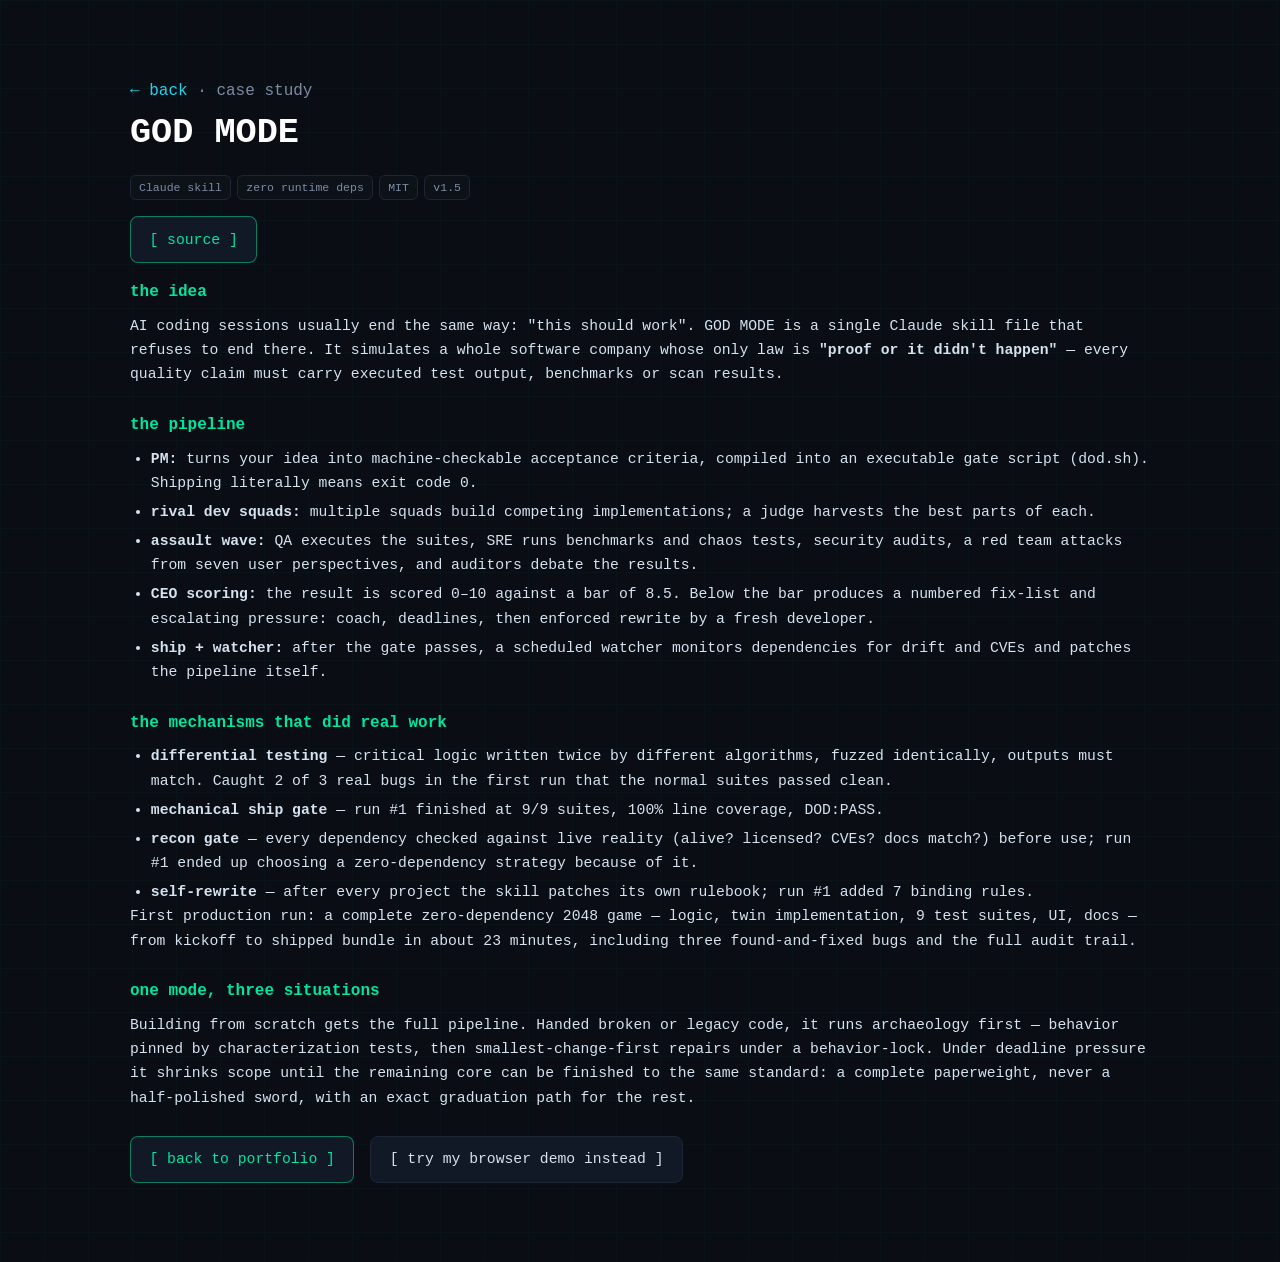
<file: godmode.html>
<!DOCTYPE html>
<html lang="en">
<head>
  <meta charset="UTF-8">
  <meta name="viewport" content="width=device-width, initial-scale=1.0">
  <title>GOD MODE — case study | Aman Elugam</title>
  <meta name="description" content="How GOD MODE works: acceptance criteria compiled to an executable gate, rival dev squads, red-team waves, and a ship decision made by tests, not vibes.">
  <link rel="icon" href="data:image/svg+xml,%3Csvg xmlns='http://www.w3.org/2000/svg' viewBox='0 0 64 64'%3E%3Crect width='64' height='64' rx='12' fill='%230a0e14'/%3E%3Ctext x='12' y='42' font-family='monospace' font-size='26' fill='%2300e5a0'%3E%26gt;_%3C/text%3E%3C/svg%3E">
  <link rel="stylesheet" href="styles.css?v=8">
  <link rel="stylesheet" href="case.css">
</head>
<body>
  <main class="section">
    <div class="case-head">
      <p class="dim"><a href="/">← back</a> · case study</p>
      <h1>GOD MODE</h1>
      <div class="tags"><span>Claude skill</span><span>zero runtime deps</span><span>MIT</span><span>v1.5</span></div>
      <div class="case-links">
        <a class="btn btn-primary" href="https://github.com/amanvicky/Skill-God-Mode" target="_blank" rel="noopener">[ source ]</a>
      </div>
    </div>

    <section class="case-section">
      <h2>the idea</h2>
      <p>AI coding sessions usually end the same way: "this should work". GOD MODE is a single Claude skill file that refuses to end there. It simulates a whole software company whose only law is <strong>"proof or it didn't happen"</strong> — every quality claim must carry executed test output, benchmarks or scan results.</p>
    </section>

    <section class="case-section">
      <h2>the pipeline</h2>
      <ul>
        <li><strong>PM:</strong> turns your idea into machine-checkable acceptance criteria, compiled into an executable gate script (<code>dod.sh</code>). Shipping literally means exit code 0.</li>
        <li><strong>rival dev squads:</strong> multiple squads build competing implementations; a judge harvests the best parts of each.</li>
        <li><strong>assault wave:</strong> QA executes the suites, SRE runs benchmarks and chaos tests, security audits, a red team attacks from seven user perspectives, and auditors debate the results.</li>
        <li><strong>CEO scoring:</strong> the result is scored 0–10 against a bar of 8.5. Below the bar produces a numbered fix-list and escalating pressure: coach, deadlines, then enforced rewrite by a fresh developer.</li>
        <li><strong>ship + watcher:</strong> after the gate passes, a scheduled watcher monitors dependencies for drift and CVEs and patches the pipeline itself.</li>
      </ul>
    </section>

    <section class="case-section">
      <h2>the mechanisms that did real work</h2>
      <ul>
        <li><strong>differential testing</strong> — critical logic written twice by different algorithms, fuzzed identically, outputs must match. Caught 2 of 3 real bugs in the first run that the normal suites passed clean.</li>
        <li><strong>mechanical ship gate</strong> — run #1 finished at 9/9 suites, 100% line coverage, DOD:PASS.</li>
        <li><strong>recon gate</strong> — every dependency checked against live reality (alive? licensed? CVEs? docs match?) before use; run #1 ended up choosing a zero-dependency strategy because of it.</li>
        <li><strong>self-rewrite</strong> — after every project the skill patches its own rulebook; run #1 added 7 binding rules.</li>
      </ul>
      <p>First production run: a complete zero-dependency 2048 game — logic, twin implementation, 9 test suites, UI, docs — from kickoff to shipped bundle in about 23 minutes, including three found-and-fixed bugs and the full audit trail.</p>
    </section>

    <section class="case-section">
      <h2>one mode, three situations</h2>
      <p>Building from scratch gets the full pipeline. Handed broken or legacy code, it runs archaeology first — behavior pinned by characterization tests, then smallest-change-first repairs under a behavior-lock. Under deadline pressure it shrinks scope until the remaining core can be finished to the same standard: a complete paperweight, never a half-polished sword, with an exact graduation path for the rest.</p>
    </section>

    <div class="back-row">
      <a class="btn btn-primary" href="/">[ back to portfolio ]</a>
      <a class="btn" href="https://amanvicky.github.io/openbroadcast-web/" target="_blank" rel="noopener">[ try my browser demo instead ]</a>
    </div>
  </main>
<script>try{var t=localStorage.getItem("theme");if(t&&t!=="terminal")document.body.dataset.theme=t}catch(e){}</script></body>
</html>
</file>
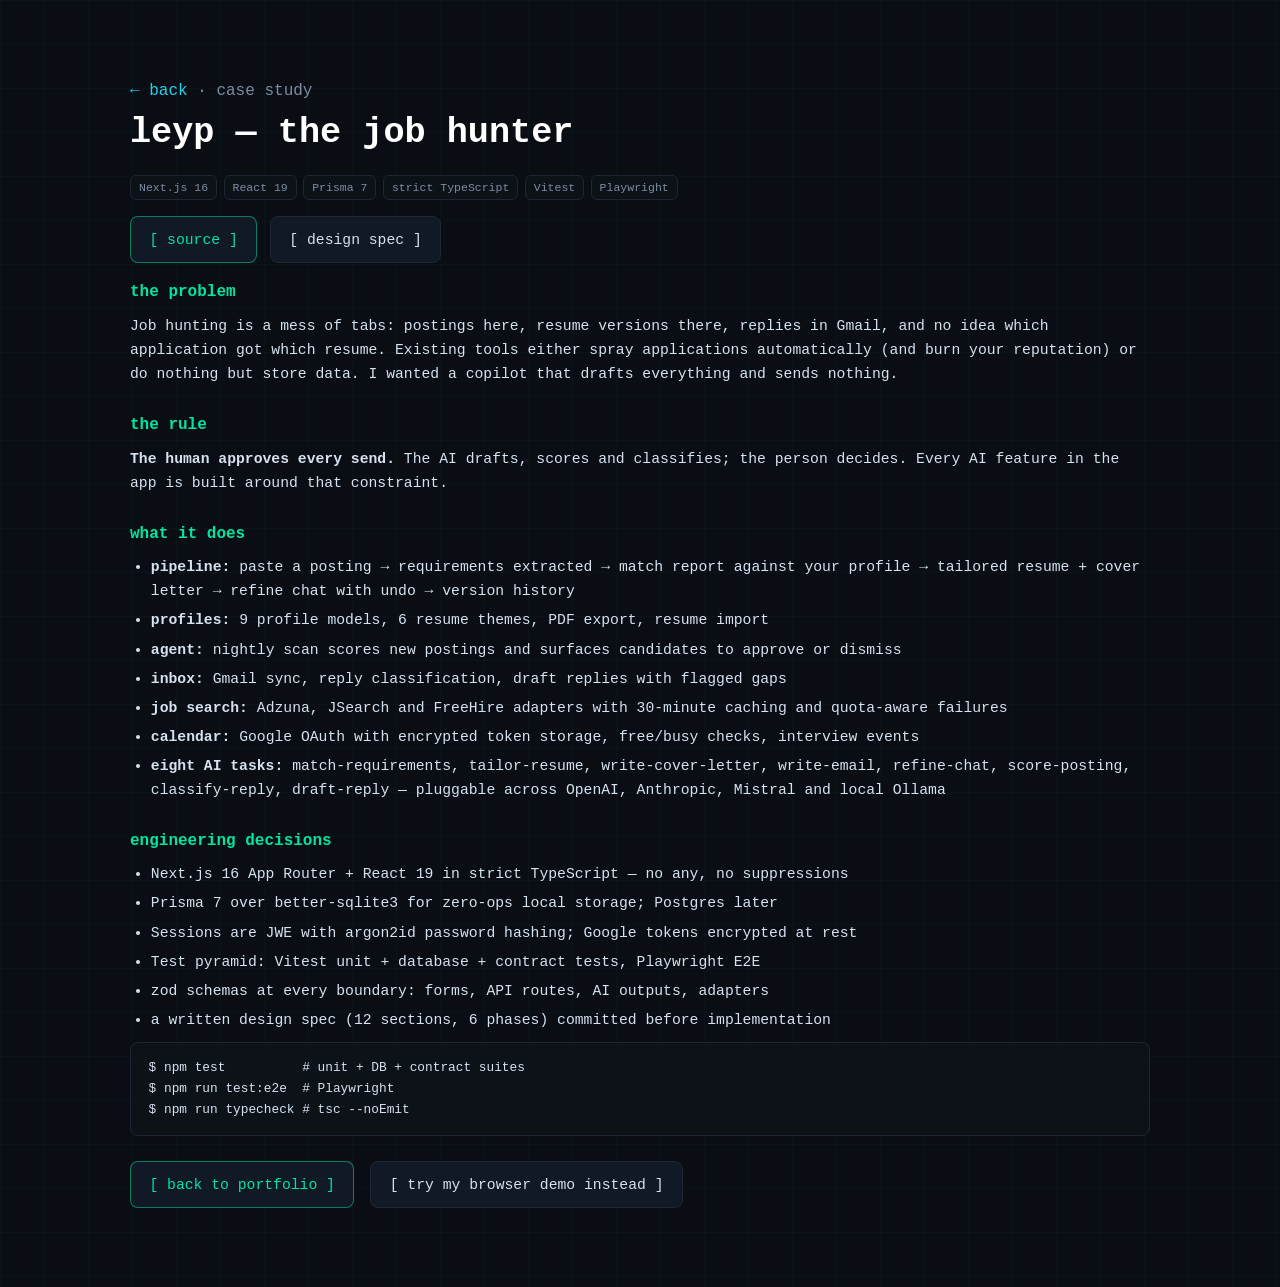
<file: leyp.html>
<!DOCTYPE html>
<html lang="en">
<head>
  <meta charset="UTF-8">
  <meta name="viewport" content="width=device-width, initial-scale=1.0">
  <title>leyp — case study | Aman Elugam</title>
  <meta name="description" content="How leyp works: a self-hosted job-hunt copilot with a 12-section design spec, contract tests, and a hard rule that nothing sends without human approval.">
  <link rel="icon" href="data:image/svg+xml,%3Csvg xmlns='http://www.w3.org/2000/svg' viewBox='0 0 64 64'%3E%3Crect width='64' height='64' rx='12' fill='%230a0e14'/%3E%3Ctext x='12' y='42' font-family='monospace' font-size='26' fill='%2300e5a0'%3E%26gt;_%3C/text%3E%3C/svg%3E">
  <link rel="stylesheet" href="styles.css?v=8">
  <link rel="stylesheet" href="case.css">
</head>
<body>
  <main class="section">
    <div class="case-head">
      <p class="dim"><a href="/">← back</a> · case study</p>
      <h1>leyp — the job hunter</h1>
      <div class="tags"><span>Next.js 16</span><span>React 19</span><span>Prisma 7</span><span>strict TypeScript</span><span>Vitest</span><span>Playwright</span></div>
      <div class="case-links">
        <a class="btn btn-primary" href="https://github.com/amanvicky/leyp" target="_blank" rel="noopener">[ source ]</a>
        <a class="btn" href="https://github.com/amanvicky/leyp/blob/main/docs/superpowers/specs/2026-11-02-leyp-design.md" target="_blank" rel="noopener">[ design spec ]</a>
      </div>
    </div>

    <section class="case-section">
      <h2>the problem</h2>
      <p>Job hunting is a mess of tabs: postings here, resume versions there, replies in Gmail, and no idea which application got which resume. Existing tools either spray applications automatically (and burn your reputation) or do nothing but store data. I wanted a copilot that drafts everything and sends nothing.</p>
    </section>

    <section class="case-section">
      <h2>the rule</h2>
      <p><strong>The human approves every send.</strong> The AI drafts, scores and classifies; the person decides. Every AI feature in the app is built around that constraint.</p>
    </section>

    <section class="case-section">
      <h2>what it does</h2>
      <ul>
        <li><strong>pipeline:</strong> paste a posting → requirements extracted → match report against your profile → tailored resume + cover letter → refine chat with undo → version history</li>
        <li><strong>profiles:</strong> 9 profile models, 6 resume themes, PDF export, resume import</li>
        <li><strong>agent:</strong> nightly scan scores new postings and surfaces candidates to approve or dismiss</li>
        <li><strong>inbox:</strong> Gmail sync, reply classification, draft replies with flagged gaps</li>
        <li><strong>job search:</strong> Adzuna, JSearch and FreeHire adapters with 30-minute caching and quota-aware failures</li>
        <li><strong>calendar:</strong> Google OAuth with encrypted token storage, free/busy checks, interview events</li>
        <li><strong>eight AI tasks:</strong> match-requirements, tailor-resume, write-cover-letter, write-email, refine-chat, score-posting, classify-reply, draft-reply — pluggable across OpenAI, Anthropic, Mistral and local Ollama</li>
      </ul>
    </section>

    <section class="case-section">
      <h2>engineering decisions</h2>
      <ul>
        <li>Next.js 16 App Router + React 19 in strict TypeScript — no <code>any</code>, no suppressions</li>
        <li>Prisma 7 over better-sqlite3 for zero-ops local storage; Postgres later</li>
        <li>Sessions are JWE with argon2id password hashing; Google tokens encrypted at rest</li>
        <li>Test pyramid: Vitest unit + database + contract tests, Playwright E2E</li>
        <li>zod schemas at every boundary: forms, API routes, AI outputs, adapters</li>
        <li>a written design spec (12 sections, 6 phases) committed before implementation</li>
      </ul>
      <pre>$ npm test          # unit + DB + contract suites
$ npm run test:e2e  # Playwright
$ npm run typecheck # tsc --noEmit</pre>
    </section>

    <div class="back-row">
      <a class="btn btn-primary" href="/">[ back to portfolio ]</a>
      <a class="btn" href="https://amanvicky.github.io/openbroadcast-web/" target="_blank" rel="noopener">[ try my browser demo instead ]</a>
    </div>
  </main>
<script>try{var t=localStorage.getItem("theme");if(t&&t!=="terminal")document.body.dataset.theme=t}catch(e){}</script></body>
</html>
</file>
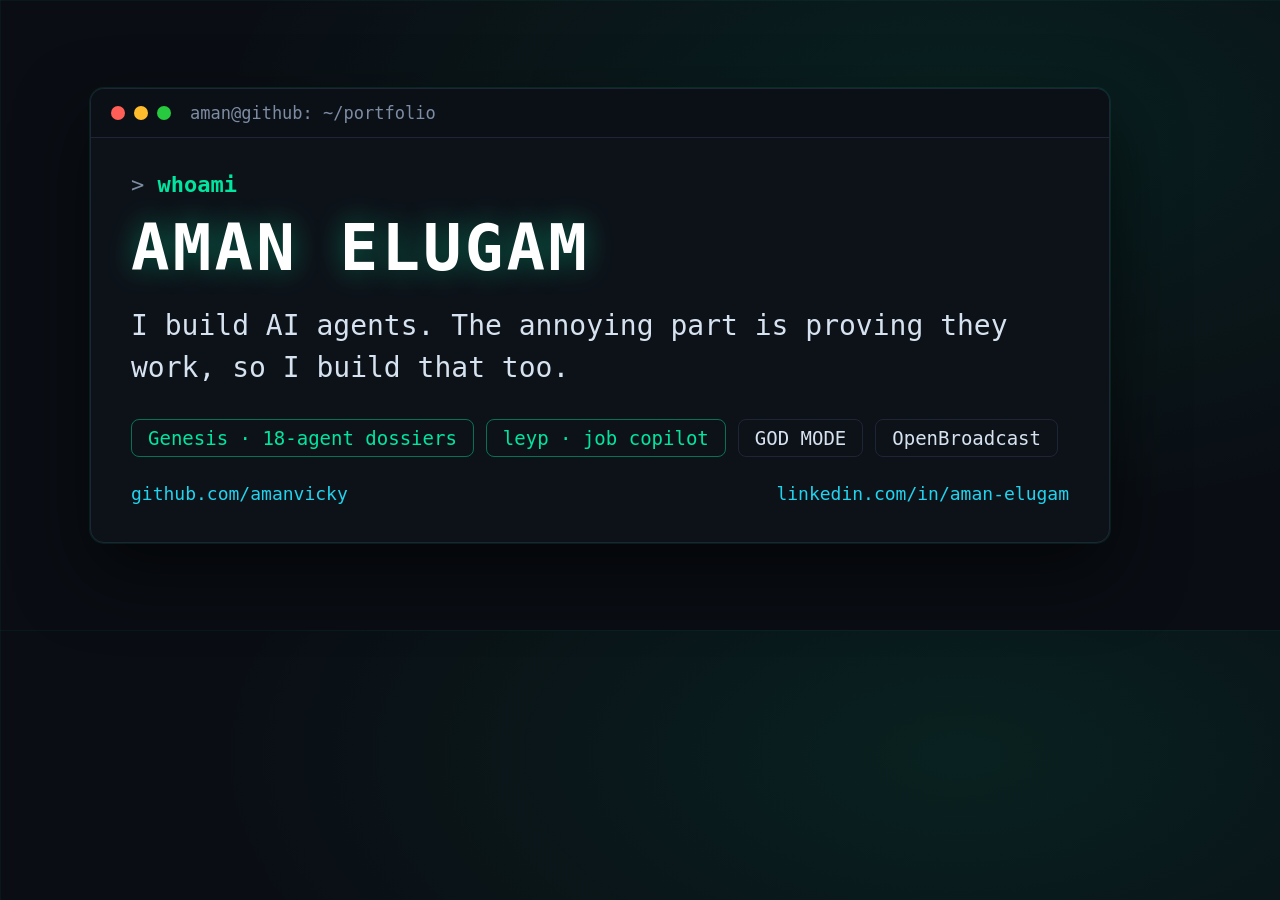
<file: og-image.html>
<!DOCTYPE html>
<html lang="en">
<head>
<meta charset="UTF-8">
<title>og-image source — render at exactly 1200x630</title>
<style>
  * { margin: 0; padding: 0; box-sizing: border-box; }
  body {
    width: 1200px; height: 630px; overflow: hidden;
    font-family: "Cascadia Code", "JetBrains Mono", Consolas, monospace;
    background:
      linear-gradient(rgba(0,229,160,0.05) 1px, transparent 1px),
      linear-gradient(90deg, rgba(0,229,160,0.05) 1px, transparent 1px),
      radial-gradient(ellipse at 75% 20%, rgba(0,229,160,0.09), transparent 55%),
      #0a0e14;
    color: #d6e2f0;
    display: grid;
    place-items: center;
  }
  .wrap { width: 1020px; }
  .terminal {
    background: #0d1219;
    border: 1px solid #1e2636;
    border-radius: 14px;
    box-shadow: 0 0 0 1px rgba(0,229,160,0.1), 0 30px 70px rgba(0,0,0,0.6);
    overflow: hidden;
  }
  .bar { display: flex; align-items: center; gap: 9px; padding: 14px 20px; background: #0b1017; border-bottom: 1px solid #1e2636; }
  .dot { width: 14px; height: 14px; border-radius: 50%; }
  .r { background: #ff5f56; } .y { background: #ffbd2e; } .g { background: #27c93f; }
  .title { margin-left: 10px; font-size: 17px; color: #7d8ca3; }
  .body { padding: 34px 40px 38px; }
  .cmd { font-size: 22px; color: #7d8ca3; }
  .cmd b { color: #00e5a0; font-weight: 600; }
  h1 { font-size: 64px; letter-spacing: 0.05em; color: #fff; margin: 14px 0 20px; text-shadow: 0 0 28px rgba(0,229,160,0.4); }
  .mission { font-size: 28px; line-height: 1.5; }
  .mission .hl { color: #00e5a0; }
  .mission .strike { color: #7d8ca3; text-decoration: line-through; text-decoration-color: #f87171; }
  .row { display: flex; gap: 12px; margin-top: 30px; font-size: 19px; }
  .chip { border: 1px solid rgba(0,229,160,0.45); color: #00e5a0; border-radius: 8px; padding: 7px 16px; }
  .chip.dim2 { border-color: #1e2636; color: #d6e2f0; }
  .handles { display: flex; justify-content: space-between; margin-top: 26px; font-size: 18px; color: #22d3ee; }
</style>
</head>
<body>
  <div class="wrap">
    <div class="terminal">
      <div class="bar">
        <span class="dot r"></span><span class="dot y"></span><span class="dot g"></span>
        <span class="title">aman@github: ~/portfolio</span>
      </div>
      <div class="body">
        <div class="cmd">&gt; <b>whoami</b></div>
        <h1>AMAN ELUGAM</h1>
        <div class="mission">I build AI agents. The annoying part is proving they work, so I build that too.</div>
        <div class="row">
          <span class="chip">Genesis · 18-agent dossiers</span>
          <span class="chip">leyp · job copilot</span>
          <span class="chip dim2">GOD MODE</span>
          <span class="chip dim2">OpenBroadcast</span>
        </div>
        <div class="handles">
          <span>github.com/amanvicky</span>
          <span>linkedin.com/in/aman-elugam</span>
        </div>
      </div>
    </div>
  </div>
</body>
</html>
</file>
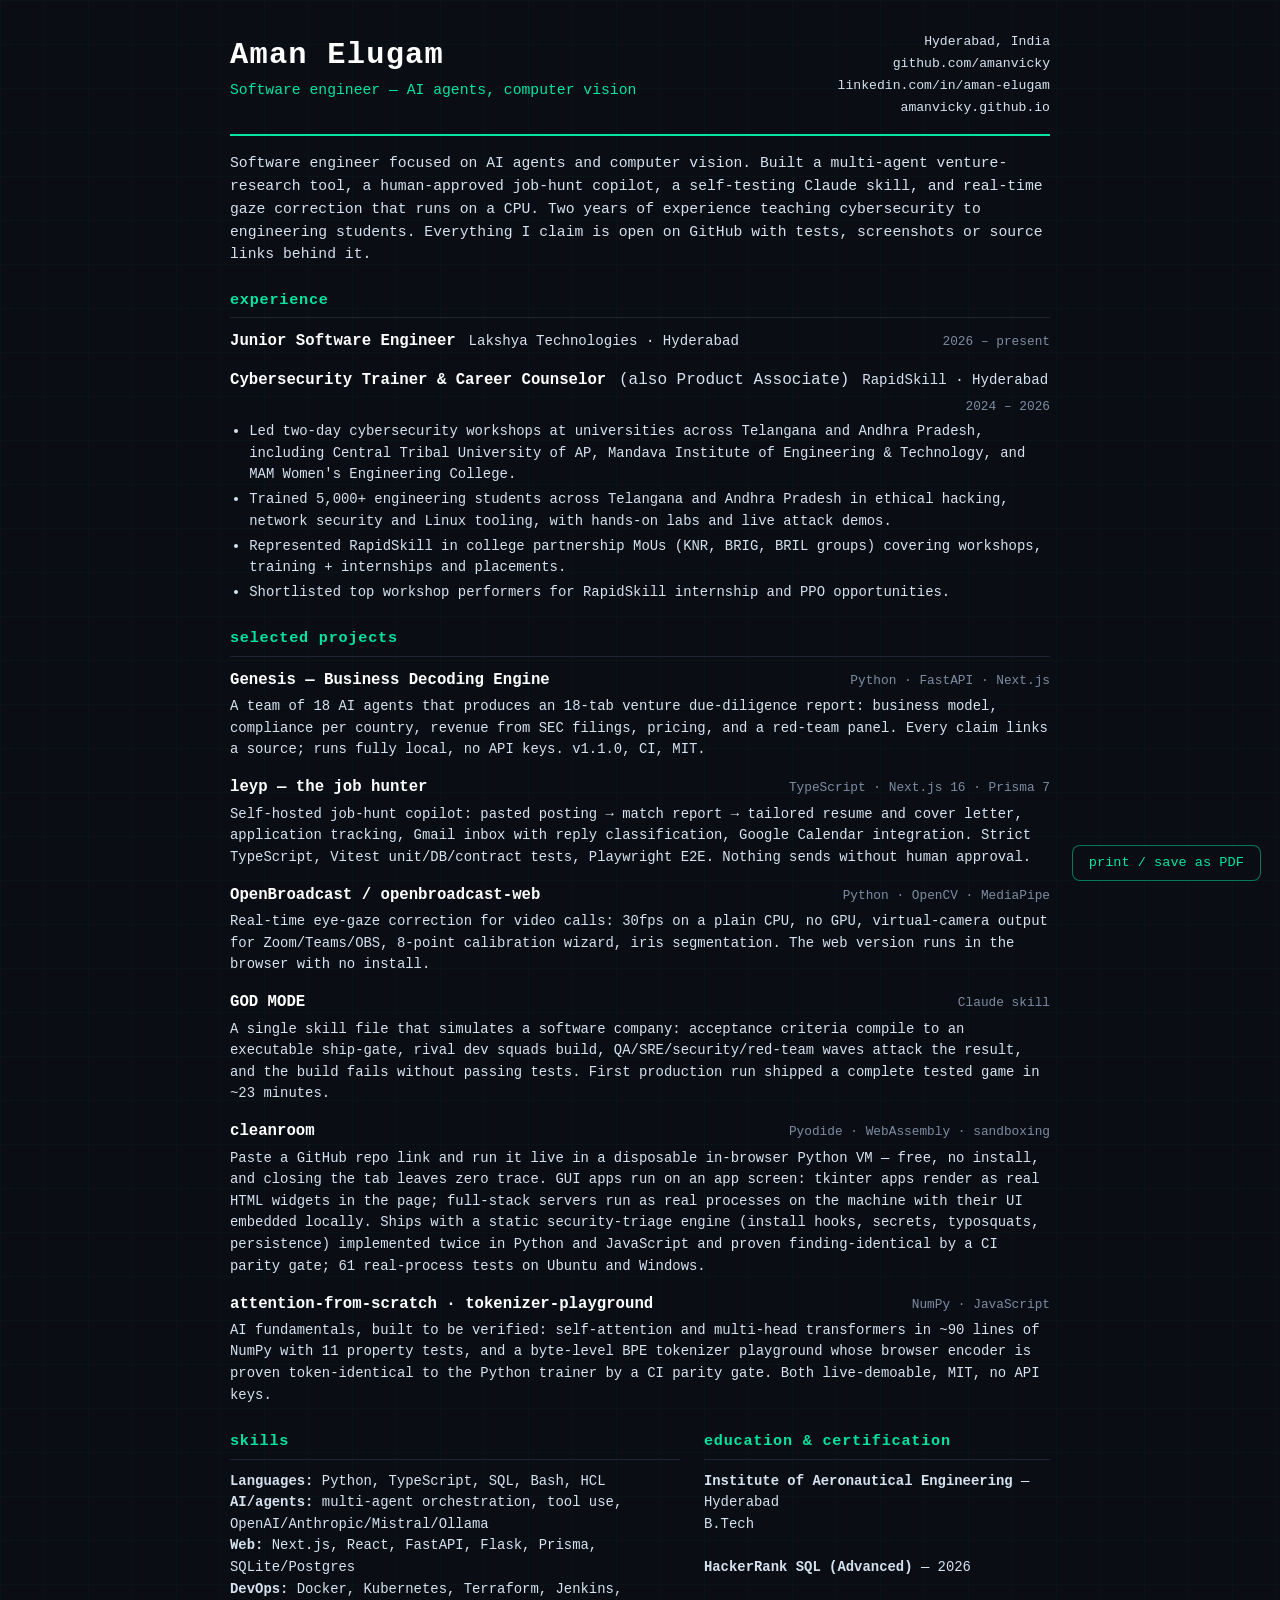
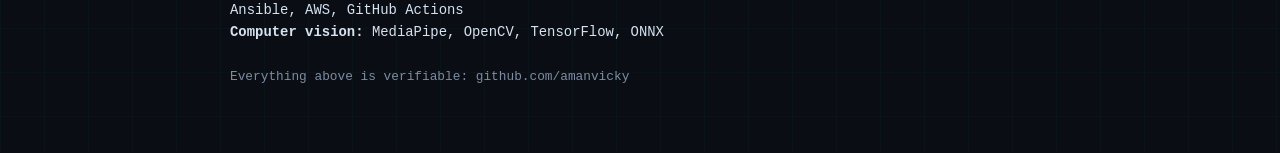
<file: resume.html>
<!DOCTYPE html>
<html lang="en">
<head>
  <meta charset="UTF-8">
  <meta name="viewport" content="width=device-width, initial-scale=1.0">
  <title>Resume — Aman Elugam</title>
  <meta name="robots" content="noindex">
  <meta name="theme-color" content="#0a0e14">
  <link rel="icon" href="data:image/svg+xml,%3Csvg xmlns='http://www.w3.org/2000/svg' viewBox='0 0 64 64'%3E%3Crect width='64' height='64' rx='12' fill='%230a0e14'/%3E%3Ctext x='12' y='42' font-family='monospace' font-size='26' fill='%2300e5a0'%3E%26gt;_%3C/text%3E%3C/svg%3E">
  <link rel="stylesheet" href="resume.css">
</head>
<body>
  <div class="sheet">
    <header class="r-head">
      <div>
        <h1>Aman Elugam</h1>
        <p class="role">Software engineer — AI agents, computer vision</p>
      </div>
      <div class="r-contact">
        <span>Hyderabad, India</span>
        <a href="https://github.com/amanvicky">github.com/amanvicky</a>
        <a href="https://www.linkedin.com/in/aman-elugam/">linkedin.com/in/aman-elugam</a>
        <a href="https://amanvicky.github.io/">amanvicky.github.io</a>
      </div>
    </header>

    <p class="summary">Software engineer focused on AI agents and computer vision. Built a multi-agent venture-research tool, a human-approved job-hunt copilot, a self-testing Claude skill, and real-time gaze correction that runs on a CPU. Two years of experience teaching cybersecurity to engineering students. Everything I claim is open on GitHub with tests, screenshots or source links behind it.</p>

    <section>
      <h2>Experience</h2>
      <div class="job">
        <div class="job-head">
          <strong>Junior Software Engineer</strong>
          <span class="where">Lakshya Technologies · Hyderabad</span>
          <span class="when">2026 – present</span>
        </div>
      </div>
      <div class="job">
        <div class="job-head">
          <strong>Cybersecurity Trainer &amp; Career Counselor</strong> (also Product Associate)
          <span class="where">RapidSkill · Hyderabad</span>
          <span class="when">2024 – 2026</span>
        </div>
        <ul>
          <li>Led two-day cybersecurity workshops at universities across Telangana and Andhra Pradesh, including Central Tribal University of AP, Mandava Institute of Engineering &amp; Technology, and MAM Women's Engineering College.</li>
          <li>Trained 5,000+ engineering students across Telangana and Andhra Pradesh in ethical hacking, network security and Linux tooling, with hands-on labs and live attack demos.</li>
          <li>Represented RapidSkill in college partnership MoUs (KNR, BRIG, BRIL groups) covering workshops, training + internships and placements.</li>
          <li>Shortlisted top workshop performers for RapidSkill internship and PPO opportunities.</li>
        </ul>
      </div>
    </section>

    <section>
      <h2>Selected projects</h2>
      <div class="job">
        <div class="job-head"><strong><a href="https://github.com/amanvicky/Genesis-Business-Decoding-Engine">Genesis — Business Decoding Engine</a></strong><span class="when">Python · FastAPI · Next.js</span></div>
        <p>A team of 18 AI agents that produces an 18-tab venture due-diligence report: business model, compliance per country, revenue from SEC filings, pricing, and a red-team panel. Every claim links a source; runs fully local, no API keys. v1.1.0, CI, MIT.</p>
      </div>
      <div class="job">
        <div class="job-head"><strong><a href="https://github.com/amanvicky/leyp">leyp — the job hunter</a></strong><span class="when">TypeScript · Next.js 16 · Prisma 7</span></div>
        <p>Self-hosted job-hunt copilot: pasted posting → match report → tailored resume and cover letter, application tracking, Gmail inbox with reply classification, Google Calendar integration. Strict TypeScript, Vitest unit/DB/contract tests, Playwright E2E. Nothing sends without human approval.</p>
      </div>
      <div class="job">
        <div class="job-head"><strong><a href="https://github.com/amanvicky/Open-Broadcast">OpenBroadcast</a> / <a href="https://amanvicky.github.io/openbroadcast-web/">openbroadcast-web</a></strong><span class="when">Python · OpenCV · MediaPipe</span></div>
        <p>Real-time eye-gaze correction for video calls: 30fps on a plain CPU, no GPU, virtual-camera output for Zoom/Teams/OBS, 8-point calibration wizard, iris segmentation. The web version runs in the browser with no install.</p>
      </div>
      <div class="job">
        <div class="job-head"><strong><a href="https://github.com/amanvicky/Skill-God-Mode">GOD MODE</a></strong><span class="when">Claude skill</span></div>
        <p>A single skill file that simulates a software company: acceptance criteria compile to an executable ship-gate, rival dev squads build, QA/SRE/security/red-team waves attack the result, and the build fails without passing tests. First production run shipped a complete tested game in ~23 minutes.</p>
      </div>
      <div class="job">
        <div class="job-head"><strong><a href="https://github.com/amanvicky/cleanroom">cleanroom</a></strong><span class="when">Pyodide · WebAssembly · sandboxing</span></div>
        <p>Paste a GitHub repo link and run it live in a disposable in-browser Python VM — free, no install, and closing the tab leaves zero trace. GUI apps run on an app screen: tkinter apps render as real HTML widgets in the page; full-stack servers run as real processes on the machine with their UI embedded locally. Ships with a static security-triage engine (install hooks, secrets, typosquats, persistence) implemented twice in Python and JavaScript and proven finding-identical by a CI parity gate; 61 real-process tests on Ubuntu and Windows.</p>
      </div>
      <div class="job">
        <div class="job-head"><strong><a href="https://github.com/amanvicky/attention-from-scratch">attention-from-scratch</a> · <a href="https://github.com/amanvicky/tokenizer-playground">tokenizer-playground</a></strong><span class="when">NumPy · JavaScript</span></div>
        <p>AI fundamentals, built to be verified: self-attention and multi-head transformers in ~90 lines of NumPy with 11 property tests, and a byte-level BPE tokenizer playground whose browser encoder is proven token-identical to the Python trainer by a CI parity gate. Both live-demoable, MIT, no API keys.</p>
      </div>
    </section>

    <section class="two-col">
      <div>
        <h2>Skills</h2>
        <p class="compact"><strong>Languages:</strong> Python, TypeScript, SQL, Bash, HCL<br>
        <strong>AI/agents:</strong> multi-agent orchestration, tool use, OpenAI/Anthropic/Mistral/Ollama<br>
        <strong>Web:</strong> Next.js, React, FastAPI, Flask, Prisma, SQLite/Postgres<br>
        <strong>DevOps:</strong> Docker, Kubernetes, Terraform, Jenkins, Ansible, AWS, GitHub Actions<br>
        <strong>Computer vision:</strong> MediaPipe, OpenCV, TensorFlow, ONNX</p>
      </div>
      <div>
        <h2>Education &amp; certification</h2>
        <p class="compact"><strong>Institute of Aeronautical Engineering</strong> — Hyderabad<br>
        B.Tech<br><br>
        <strong>HackerRank SQL (Advanced)</strong> — 2026</p>
      </div>
    </section>

    <p class="proof">Everything above is verifiable: github.com/amanvicky</p>
  </div>

  <button class="print-btn" onclick="window.print()">print / save as PDF</button>
</body>
</html>
</file>
<file: styles.css>
/* ── amanvicky.github.io — dark terminal ─────────────────────────── */
:root {
  --bg: #0a0e14;
  --bg-2: #0d1219;
  --panel: #111826;
  --border: #1e2636;
  --text: #d6e2f0;
  --muted: #7d8ca3;
  --green: #00e5a0;
  --cyan: #22d3ee;
  --amber: #fbbf24;
  --red: #f87171;
  --mono: "Cascadia Code", "JetBrains Mono", "Fira Code", ui-monospace, Consolas, "Courier New", monospace;
  --glow: 0, 229, 160;
  --bar: #0b1017;
  --nav-bg: rgba(10, 14, 20, 0.82);
  --heading: #fff;
}

/* ── themes (data-theme on <body>; terminal is the default) ─────── */
body[data-theme="paper"] {
  --bg: #f6f7f9;
  --bg-2: #ffffff;
  --panel: #ffffff;
  --border: #dfe3ea;
  --text: #16202c;
  --muted: #5a6a80;
  --green: #0a9d6e;
  --cyan: #0e7490;
  --amber: #b45309;
  --red: #dc2626;
  --glow: 10, 157, 110;
  --bar: #eceff3;
  --nav-bg: rgba(255, 255, 255, 0.85);
  --heading: #0d1420;
}
body[data-theme="synth"] {
  --bg: #0b0616;
  --bg-2: #120821;
  --panel: #150b26;
  --border: #2c1d4a;
  --text: #e6dcff;
  --muted: #9a8cc0;
  --green: #c084fc;
  --cyan: #f0abfc;
  --amber: #fbbf24;
  --red: #fb7185;
  --glow: 192, 132, 252;
  --bar: #12081f;
  --nav-bg: rgba(11, 6, 22, 0.82);
  --heading: #ffffff;
}
body[data-theme="ocean"] {
  --bg: #06101c;
  --bg-2: #0a1626;
  --panel: #0c1a2b;
  --border: #1c3350;
  --text: #d5e6f5;
  --muted: #7c93ad;
  --green: #38bdf8;
  --cyan: #22d3ee;
  --amber: #fbbf24;
  --red: #f87171;
  --glow: 56, 189, 248;
  --bar: #081422;
  --nav-bg: rgba(6, 16, 28, 0.82);
  --heading: #ffffff;
}
body[data-theme="ember"] {
  --bg: #120d0a;
  --bg-2: #1a130d;
  --panel: #1d1510;
  --border: #3a2b1d;
  --text: #f0e4d6;
  --muted: #a8977f;
  --green: #f59e0b;
  --cyan: #fb923c;
  --amber: #fbbf24;
  --red: #f87171;
  --glow: 245, 158, 11;
  --bar: #171009;
  --nav-bg: rgba(18, 13, 10, 0.82);
  --heading: #fff7ed;
}
body[data-theme="rose"] {
  --bg: #140a10;
  --bg-2: #1c0f18;
  --panel: #20121c;
  --border: #3d2334;
  --text: #f5e0eb;
  --muted: #b58aa0;
  --green: #fb7185;
  --cyan: #f9a8d4;
  --amber: #fbbf24;
  --red: #f87171;
  --glow: 251, 113, 133;
  --bar: #1a0d16;
  --nav-bg: rgba(20, 10, 16, 0.82);
  --heading: #fff0f6;
}
body[data-theme="mono"] {
  --bg: #0e0e0e;
  --bg-2: #141414;
  --panel: #191919;
  --border: #2a2a2a;
  --text: #e8e8e8;
  --muted: #8f8f8f;
  --green: #ffffff;
  --cyan: #d4d4d4;
  --amber: #bdbdbd;
  --red: #ff6b6b;
  --glow: 255, 255, 255;
  --bar: #0a0a0a;
  --nav-bg: rgba(14, 14, 14, 0.85);
  --heading: #ffffff;
}
body[data-theme="midnight"] {
  --bg: #070b16;
  --bg-2: #0a1020;
  --panel: #0e1528;
  --border: #1f2c4e;
  --text: #dae1f2;
  --muted: #8494b5;
  --green: #fcd34d;
  --cyan: #93c5fd;
  --amber: #fbbf24;
  --red: #f87171;
  --glow: 252, 211, 77;
  --bar: #080d19;
  --nav-bg: rgba(7, 11, 22, 0.82);
  --heading: #fdf3d7;
}
body[data-theme="solar"] {
  --bg: #fdf6e3;
  --bg-2: #fffdf4;
  --panel: #fffaec;
  --border: #e5dcc0;
  --text: #41504f;
  --muted: #83938f;
  --green: #cb4b16;
  --cyan: #268bd2;
  --amber: #b58900;
  --red: #dc322f;
  --glow: 203, 75, 22;
  --bar: #f2ecd7;
  --nav-bg: rgba(253, 246, 227, 0.85);
  --heading: #073642;
}

* { box-sizing: border-box; margin: 0; padding: 0; }

html { scroll-behavior: smooth; }

body {
  font-family: var(--mono);
  background:
    linear-gradient(rgba(var(--glow), 0.025) 1px, transparent 1px),
    linear-gradient(90deg, rgba(var(--glow), 0.025) 1px, transparent 1px),
    var(--bg);
  background-size: 44px 44px, 44px 44px, auto;
  color: var(--text);
  line-height: 1.65;
  -webkit-font-smoothing: antialiased;
}

::selection { background: var(--green); color: #04110b; }

a { color: var(--cyan); text-decoration: none; }
a:hover { text-decoration: underline; text-underline-offset: 3px; }

.dim { color: var(--muted); }
.prompt { color: var(--green); }
.hl { color: var(--green); }
.strike { color: var(--muted); text-decoration: line-through; text-decoration-color: var(--red); }

/* ── nav ─────────────────────────────────────────────────────────── */
.nav {
  position: fixed; inset: 0 0 auto 0; z-index: 50;
  display: flex; align-items: center; justify-content: space-between;
  padding: 0.7rem clamp(1rem, 4vw, 2.5rem);
  background: var(--nav-bg);
  backdrop-filter: blur(10px);
  border-bottom: 1px solid var(--border);
}
.nav-logo { color: var(--text); font-weight: 600; white-space: nowrap; }
.nav-logo:hover { text-decoration: none; color: var(--green); }
.nav-links { display: flex; align-items: center; gap: clamp(0.6rem, 2vw, 1.4rem); font-size: 0.9rem; }
.nav-links > a:not(.nav-icon) { color: var(--text); }
.nav-links > a:not(.nav-icon):hover { color: var(--green); text-decoration: none; }
.nav-icon { color: var(--muted); display: inline-flex; padding: 4px; }
.nav-icon:hover { color: var(--green); }
.nav-links > a.active:not(.nav-icon) { color: var(--green); }
.nav-links > a.active::after {
  content: "";
  display: block;
  height: 2px;
  margin-top: 2px;
  background: var(--green);
  border-radius: 2px;
  box-shadow: 0 0 8px rgba(var(--glow), 0.6);
}

/* ── hero ────────────────────────────────────────────────────────── */
.hero { padding: clamp(6rem, 14vh, 9rem) 1.25rem 3.5rem; max-width: 920px; margin: 0 auto; text-align: center; }

.terminal {
  text-align: left;
  background: var(--bg-2);
  border: 1px solid var(--border);
  border-radius: 12px;
  box-shadow: 0 0 0 1px rgba(var(--glow), 0.06), 0 24px 60px rgba(0, 0, 0, 0.55);
  overflow: hidden;
}
.terminal-bar {
  display: flex; align-items: center; gap: 8px;
  padding: 0.65rem 1rem;
  background: var(--bar);
  border-bottom: 1px solid var(--border);
}
.dot { width: 12px; height: 12px; border-radius: 50%; display: inline-block; }
.dot-r { background: #ff5f56; } .dot-y { background: #ffbd2e; } .dot-g { background: #27c93f; }
.terminal-title { margin-left: 10px; font-size: 0.8rem; color: var(--muted); }
.terminal-body { padding: clamp(1.2rem, 3.5vw, 2rem); display: grid; gap: 0.45rem; font-size: clamp(0.85rem, 2.2vw, 1rem); }

.hero-name {
  font-size: clamp(1.7rem, 6vw, 2.9rem);
  letter-spacing: 0.06em;
  color: var(--heading);
  text-shadow: 0 0 24px rgba(var(--glow), 0.35);
  margin: 0.2rem 0 0.5rem;
}
.hero-mission { font-size: clamp(1rem, 3vw, 1.25rem); color: var(--text); }
.typed { color: var(--amber); }
.cursor { color: var(--green); animation: blink 1.05s steps(1) infinite; }
@keyframes blink { 50% { opacity: 0; } }

.hero-cta { display: flex; flex-wrap: wrap; gap: 0.8rem; justify-content: center; margin-top: 2rem; }
.hero-note { margin-top: 1.4rem; font-size: 0.82rem; }

/* ── boot sequence ───────────────────────────────────────────────── */
.boot-block { transition: opacity 0.4s ease, transform 0.4s ease; }
.boot-hide { opacity: 0; transform: translateY(8px); }
.boot-on { opacity: 1 !important; transform: none !important; }

/* ── live stats strip ────────────────────────────────────────────── */
.stats {
  display: grid;
  grid-template-columns: repeat(4, 1fr);
  gap: 1px;
  margin-top: 2.2rem;
  background: var(--border);
  border: 1px solid var(--border);
  border-radius: 12px;
  overflow: hidden;
}
.stat {
  background: var(--bg-2);
  padding: 0.9rem 0.6rem;
  display: grid;
  gap: 0.15rem;
  justify-items: center;
}
.stat-num {
  font-size: clamp(1.3rem, 4vw, 1.9rem);
  font-weight: 700;
  color: var(--green);
  text-shadow: 0 0 18px rgba(var(--glow), 0.35);
  font-variant-numeric: tabular-nums;
}
.stat-label { font-size: 0.74rem; color: var(--muted); letter-spacing: 0.04em; }

.btn {
  display: inline-block;
  padding: 0.65rem 1.15rem;
  border: 1px solid var(--border);
  border-radius: 8px;
  background: var(--panel);
  color: var(--text);
  font-family: var(--mono);
  font-size: 0.92rem;
  transition: transform 0.15s ease, border-color 0.15s ease, box-shadow 0.15s ease;
}
.btn:hover { text-decoration: none; transform: translateY(-2px); border-color: var(--green); box-shadow: 0 6px 22px rgba(var(--glow), 0.15); }
.btn-primary { border-color: rgba(var(--glow), 0.5); color: var(--green); }

/* ── sections ────────────────────────────────────────────────────── */
.section { max-width: 1060px; margin: 0 auto; padding: clamp(2.2rem, 6vh, 3.5rem) 1.25rem; }
.section-title { font-size: clamp(1.15rem, 3vw, 1.5rem); margin-bottom: 1.6rem; letter-spacing: 0.03em; }

/* ── project cards ───────────────────────────────────────────────── */
.grid { display: grid; grid-template-columns: repeat(2, 1fr); gap: 1.1rem; }

.card {
  display: flex; flex-direction: column; gap: 0.7rem;
  background: var(--panel);
  border: 1px solid var(--border);
  border-radius: 10px;
  padding: 1.3rem 1.4rem;
  transition: transform 0.18s ease, border-color 0.18s ease, box-shadow 0.18s ease;
}
.card:hover {
  transform: translateY(-3px);
  border-color: rgba(var(--glow), 0.55);
  box-shadow: 0 10px 34px rgba(var(--glow), 0.09);
}

.card-head { display: flex; align-items: center; justify-content: space-between; gap: 0.6rem; }
.card h3 { font-size: 1.08rem; color: var(--heading); }
.badge {
  font-size: 0.68rem; font-weight: 400; vertical-align: middle;
  color: var(--green); border: 1px solid rgba(var(--glow), 0.45);
  border-radius: 99px; padding: 1px 9px; margin-left: 6px;
}
.stars { color: var(--amber); font-size: 0.82rem; white-space: nowrap; }
.stars:empty { display: none; }

.card-desc { font-size: 0.9rem; color: var(--text); flex-grow: 1; }
.card-desc strong { color: var(--cyan); font-weight: 600; }

.tags { display: flex; flex-wrap: wrap; gap: 0.4rem; }
.tags span {
  font-size: 0.72rem; color: var(--muted);
  border: 1px solid var(--border); border-radius: 6px;
  padding: 2px 8px; background: var(--bg-2);
}
.card-link { font-size: 0.86rem; color: var(--green); }

/* card thumbnail (only where a real screenshot exists) */
.card-thumb {
  width: 100%;
  border-radius: 8px;
  border: 1px solid var(--border);
  display: block;
  margin-bottom: 0.4rem;
  aspect-ratio: 1200 / 630;
  object-fit: cover;
  object-position: top;
}

/* under-the-hood diagrams */
details.arch { margin: 0.2rem 0 0.3rem; }
details.arch summary {
  cursor: pointer;
  color: var(--muted);
  font-size: 0.8rem;
  user-select: none;
}
details.arch summary:hover { color: var(--green); }
details.arch pre {
  margin-top: 0.55rem;
  padding: 0.8rem 1rem;
  background: var(--bg-2);
  border: 1px solid var(--border);
  border-radius: 8px;
  font-size: 0.76rem;
  line-height: 1.55;
  color: var(--text);
  overflow-x: auto;
}

/* wide flagship card */
.card-wide {
  display: grid; grid-template-columns: 1.15fr 1fr; gap: 1.5rem; align-items: center;
  margin-bottom: 1.1rem;
  border-color: rgba(var(--glow), 0.28);
  background: linear-gradient(135deg, rgba(var(--glow), 0.05), transparent 55%), var(--panel);
}
.card-wide:hover { border-color: rgba(var(--glow), 0.6); }
.card-wide-media img {
  width: 100%; border-radius: 8px; border: 1px solid var(--border);
  display: block; background: #000;
}

/* ── also shipped ────────────────────────────────────────────────── */
.also { display: grid; grid-template-columns: repeat(2, 1fr); gap: 0.55rem 1.6rem; font-size: 0.88rem; }
.also a { color: var(--text); padding: 0.35rem 0; border-bottom: 1px dashed transparent; }
.also a:hover { color: var(--green); text-decoration: none; border-bottom-color: rgba(var(--glow), 0.4); }
.also .dim { font-size: 0.8rem; }

/* ── stack ───────────────────────────────────────────────────────── */
.stack { display: grid; gap: 0.85rem; }
.stack-row { display: grid; grid-template-columns: 170px 1fr; gap: 0.8rem; align-items: start; }
.stack-key { color: var(--green); font-size: 0.88rem; padding-top: 5px; }
.chips { display: flex; flex-wrap: wrap; gap: 0.45rem; }
.chips span {
  font-size: 0.8rem; color: var(--text);
  background: var(--bg-2); border: 1px solid var(--border);
  border-radius: 99px; padding: 3px 12px;
}

/* ── about / contact ─────────────────────────────────────────────── */
.about { display: grid; gap: 0.9rem; max-width: 780px; font-size: 0.95rem; }
.about .hl { font-weight: 600; }

/* ── journey timeline ────────────────────────────────────────────── */
.timeline {
  list-style: none;
  max-width: 780px;
  display: grid;
  gap: 1.15rem;
  position: relative;
  padding-left: 1.4rem;
}
.timeline::before {
  content: "";
  position: absolute;
  left: 5px;
  top: 8px;
  bottom: 8px;
  width: 2px;
  background: linear-gradient(var(--green), rgba(var(--glow), 0.08));
}
.timeline li { position: relative; }
.timeline li::before {
  content: "";
  position: absolute;
  left: calc(-1.4rem + 1px);
  top: 8px;
  width: 12px;
  height: 12px;
  border-radius: 50%;
  background: var(--bg);
  border: 2px solid var(--green);
  box-shadow: 0 0 10px rgba(var(--glow), 0.5);
}
.tl-year {
  display: inline-block;
  color: var(--green);
  font-size: 0.85rem;
  font-weight: 700;
  margin-bottom: 0.2rem;
}
.tl-body { font-size: 0.93rem; }
.tl-body strong { color: var(--cyan); }

/* ── back to top ─────────────────────────────────────────────────── */
.back-top {
  position: fixed;
  right: 1.2rem;
  bottom: 1.2rem;
  z-index: 60;
  width: 44px;
  height: 44px;
  border-radius: 10px;
  border: 1px solid rgba(var(--glow), 0.5);
  background: var(--nav-bg);
  color: var(--green);
  font-family: var(--mono);
  font-size: 1.1rem;
  cursor: pointer;
  opacity: 0;
  transform: translateY(10px);
  pointer-events: none;
  transition: opacity 0.25s ease, transform 0.25s ease, box-shadow 0.25s ease;
}
.back-top.show { opacity: 1; transform: none; pointer-events: auto; }
.back-top:hover { box-shadow: 0 6px 22px rgba(var(--glow), 0.25); }

/* ── open-to-opportunities badge + terminal hint ─────────────────── */
.open-badge {
  display: inline-flex;
  align-items: center;
  gap: 8px;
  justify-self: start;
  font-size: 0.8rem;
  color: var(--green);
  border: 1px solid rgba(var(--glow), 0.4);
  background: rgba(var(--glow), 0.06);
  border-radius: 99px;
  padding: 3px 12px;
  margin-top: 0.5rem;
}
.open-badge .pulse {
  width: 8px;
  height: 8px;
  border-radius: 50%;
  background: var(--green);
  animation: pulse 1.8s ease infinite;
}
@keyframes pulse {
  0% { box-shadow: 0 0 0 0 rgba(var(--glow), 0.55); }
  70% { box-shadow: 0 0 0 8px rgba(var(--glow), 0); }
  100% { box-shadow: 0 0 0 0 rgba(var(--glow), 0); }
}
.term-hint { margin-top: 1.1rem; font-size: 0.8rem; text-align: center; }
.term-hint kbd {
  font-family: var(--mono);
  border: 1px solid var(--border);
  border-bottom-width: 2px;
  border-radius: 5px;
  padding: 1px 6px;
  background: var(--bg-2);
  color: var(--text);
}
.hint-term, .nav-term {
  font-family: var(--mono);
  color: var(--green);
  background: var(--bg-2);
  border: 1px solid rgba(var(--glow), 0.4);
  border-radius: 6px;
  cursor: pointer;
  padding: 2px 8px;
  font-size: 0.8rem;
}
.nav-term { margin-left: 0.2rem; padding: 4px 9px; }
.hint-term:hover, .nav-term:hover { background: rgba(var(--glow), 0.12); }

/* ── interactive terminal overlay ────────────────────────────────── */
.term-overlay {
  position: fixed;
  inset: 0;
  z-index: 100;
  background: rgba(4, 7, 11, 0.78);
  backdrop-filter: blur(6px);
  display: grid;
  place-items: center;
  padding: 1.2rem;
}
.term-overlay.hidden { display: none; }
.term-window {
  width: min(860px, 100%);
  height: min(560px, 90vh);
  display: flex;
  flex-direction: column;
  background: var(--bg-2);
  border: 1px solid rgba(var(--glow), 0.35);
  border-radius: 12px;
  box-shadow: 0 0 0 1px rgba(var(--glow), 0.08), 0 30px 80px rgba(0, 0, 0, 0.65);
  overflow: hidden;
}
.term-window .terminal-bar { flex: none; }
.term-close {
  margin-left: auto;
  background: none;
  border: none;
  color: var(--muted);
  font-size: 0.9rem;
  cursor: pointer;
  padding: 2px 6px;
  border-radius: 6px;
}
.term-close:hover { color: var(--red); background: rgba(248, 113, 113, 0.12); }
.term-out {
  flex: 1;
  overflow-y: auto;
  padding: 1rem 1.2rem;
  font-size: 0.86rem;
  line-height: 1.6;
}
.term-line { white-space: pre-wrap; word-break: break-word; }
.term-line.t-in { color: var(--cyan); margin-top: 0.45rem; }
.term-line.t-ok { color: var(--green); }
.term-line.t-err { color: var(--red); }
.term-line.t-dim { color: var(--muted); }
.term-input-row {
  flex: none;
  display: flex;
  align-items: center;
  gap: 10px;
  padding: 0.85rem 1.2rem;
  border-top: 1px solid var(--border);
  background: var(--bar);
}
.term-ps1 { font-size: 0.82rem; white-space: nowrap; }
.term-input-row input {
  flex: 1;
  background: none;
  border: none;
  outline: none;
  color: var(--text);
  font-family: var(--mono);
  font-size: 0.9rem;
}

.section-contact { text-align: center; padding-bottom: 4rem; }
.contact-line { font-size: clamp(1.2rem, 4vw, 1.7rem); margin-bottom: 1.6rem; }

/* ── footer ──────────────────────────────────────────────────────── */
.footer {
  display: flex; flex-wrap: wrap; gap: 1rem; justify-content: space-between; align-items: center;
  max-width: 1060px; margin: 0 auto;
  padding: 1.4rem 1.25rem 2.2rem;
  border-top: 1px solid var(--border);
  font-size: 0.82rem;
}
.footer a { color: var(--muted); }
.footer a:hover { color: var(--green); }

/* ── reveal animation ────────────────────────────────────────────── */
.reveal { opacity: 0; transform: translateY(14px); transition: opacity 0.55s ease, transform 0.55s ease; }
.reveal.visible { opacity: 1; transform: none; }

/* ── responsive ──────────────────────────────────────────────────── */
@media (max-width: 780px) {
  .nav { flex-wrap: wrap; row-gap: 0.15rem; padding-top: 0.55rem; padding-bottom: 0.55rem; }
  .card-wide { grid-template-columns: 1fr; }
  .grid { grid-template-columns: 1fr; }
  .also { grid-template-columns: 1fr; }
  .stack-row { grid-template-columns: 1fr; gap: 0.3rem; }
  .nav-links > a:not(.nav-icon) { font-size: 0.72rem; }
  .nav-links { gap: 0.55rem; }
  .stats { grid-template-columns: repeat(2, 1fr); }
  .nav-links > a.active::after { display: none; }
}

@media (prefers-reduced-motion: reduce) {
  html { scroll-behavior: auto; }
  .reveal { opacity: 1; transform: none; transition: none; }
  .cursor { animation: none; }
  .btn:hover { transform: none; }
  .card:hover { transform: none; }
  .boot-hide { opacity: 1; transform: none; }
  .open-badge .pulse { animation: none; }
}
</file>
<file: case.css>
/* case-study pages share style.css + these */
.case-head { margin: 1.5rem 0 1rem; }
.case-head h1 { font-size: clamp(1.5rem, 4.5vw, 2.2rem); color: var(--heading); }
.case-head .tags { margin: 0.8rem 0; }
.case-links { display: flex; flex-wrap: wrap; gap: 0.8rem; margin: 1rem 0 0.4rem; }
.case-section { margin-bottom: 1.6rem; }
.case-section h2 { font-size: 1rem; color: var(--green); margin-bottom: 0.5rem; }
.case-section p, .case-section li { font-size: 0.92rem; }
.case-section ul, .case-section ol { padding-left: 1.3rem; display: grid; gap: 0.3rem; }
.case-section pre {
  background: var(--bg-2);
  border: 1px solid var(--border);
  border-radius: 8px;
  padding: 0.9rem 1.1rem;
  font-size: 0.8rem;
  overflow-x: auto;
  margin: 0.6rem 0;
}
.shots { display: grid; grid-template-columns: repeat(auto-fit, minmax(260px, 1fr)); gap: 0.8rem; margin: 0.8rem 0; }
.shots img {
  width: 100%;
  border: 1px solid var(--border);
  border-radius: 8px;
  display: block;
}
.shots figure { display: grid; gap: 0.3rem; }
.shots figcaption { font-size: 0.75rem; color: var(--muted); }
.back-row { display: flex; gap: 1rem; margin: 1.5rem 0; }
</file>
<file: resume.css>
/* screen: dark terminal look. print: clean white paper. */
:root {
  --bg: #0a0e14;
  --panel: #111826;
  --border: #1e2636;
  --text: #d6e2f0;
  --muted: #7d8ca3;
  --green: #00e5a0;
  --cyan: #22d3ee;
  --mono: "Cascadia Code", "JetBrains Mono", ui-monospace, Consolas, monospace;
}
* { box-sizing: border-box; margin: 0; padding: 0; }
body {
  font-family: var(--mono);
  background:
    linear-gradient(rgba(0,229,160,0.025) 1px, transparent 1px),
    linear-gradient(90deg, rgba(0,229,160,0.025) 1px, transparent 1px),
    var(--bg);
  background-size: 44px 44px, 44px 44px, auto;
  color: var(--text);
  line-height: 1.55;
  padding: 2rem 1rem 4rem;
}
.sheet { max-width: 820px; margin: 0 auto; }
a { color: var(--cyan); text-decoration: none; }
a:hover { text-decoration: underline; }

.r-head {
  display: flex;
  flex-wrap: wrap;
  justify-content: space-between;
  gap: 1rem;
  border-bottom: 2px solid var(--green);
  padding-bottom: 1rem;
  margin-bottom: 1rem;
}
h1 { font-size: 1.9rem; color: #fff; letter-spacing: 0.04em; }
.role { color: var(--green); font-size: 0.92rem; }
.r-contact { display: grid; gap: 0.1rem; font-size: 0.82rem; text-align: right; }
.r-contact a { color: var(--text); }
.r-contact a:hover { color: var(--green); }

.summary { font-size: 0.92rem; margin-bottom: 1.4rem; }

section { margin-bottom: 1.5rem; }
h2 {
  font-size: 0.95rem;
  color: var(--green);
  text-transform: lowercase;
  letter-spacing: 0.05em;
  border-bottom: 1px solid var(--border);
  padding-bottom: 0.3rem;
  margin-bottom: 0.7rem;
}
.job { margin-bottom: 0.9rem; }
.job-head { display: flex; flex-wrap: wrap; gap: 0.3rem 0.8rem; align-items: baseline; margin-bottom: 0.25rem; }
.job-head strong { color: #fff; font-size: 0.98rem; }
.job-head strong a { color: #fff; }
.job-head strong a:hover { color: var(--green); }
.where { color: var(--text); font-size: 0.88rem; }
.when { color: var(--muted); font-size: 0.8rem; margin-left: auto; }
.job p, .job ul { font-size: 0.87rem; }
.job ul { padding-left: 1.2rem; }
.job li { margin-bottom: 0.2rem; }

.two-col { display: grid; grid-template-columns: 1.3fr 1fr; gap: 1.5rem; }
.compact { font-size: 0.87rem; }
.proof { margin-top: 1.2rem; font-size: 0.8rem; color: var(--muted); }

.print-btn {
  position: fixed;
  right: 1.2rem;
  bottom: 1.2rem;
  font-family: var(--mono);
  font-size: 0.85rem;
  padding: 0.6rem 1rem;
  border-radius: 8px;
  border: 1px solid rgba(0, 229, 160, 0.5);
  background: rgba(10, 14, 20, 0.9);
  color: var(--green);
  cursor: pointer;
}
.print-btn:hover { box-shadow: 0 6px 22px rgba(0, 229, 160, 0.25); }

/* ── print: white paper, black ink ── */
@media print {
  body { background: #fff; color: #111; padding: 0; }
  .sheet { max-width: none; }
  h1 { color: #000; }
  .role { color: #0a7d5c; }
  h2 { color: #0a7d5c; border-color: #ddd; }
  a { color: #0a58ca; }
  .job-head strong, .job-head strong a { color: #000; }
  .where { color: #222; }
  .when, .proof { color: #555; }
  .summary, .job p, .job ul, .compact, .r-contact a { color: #111; }
  .print-btn { display: none; }
}
@media (max-width: 640px) {
  .two-col { grid-template-columns: 1fr; }
  .r-contact { text-align: left; }
  .when { margin-left: 0; width: 100%; }
}
</file>
